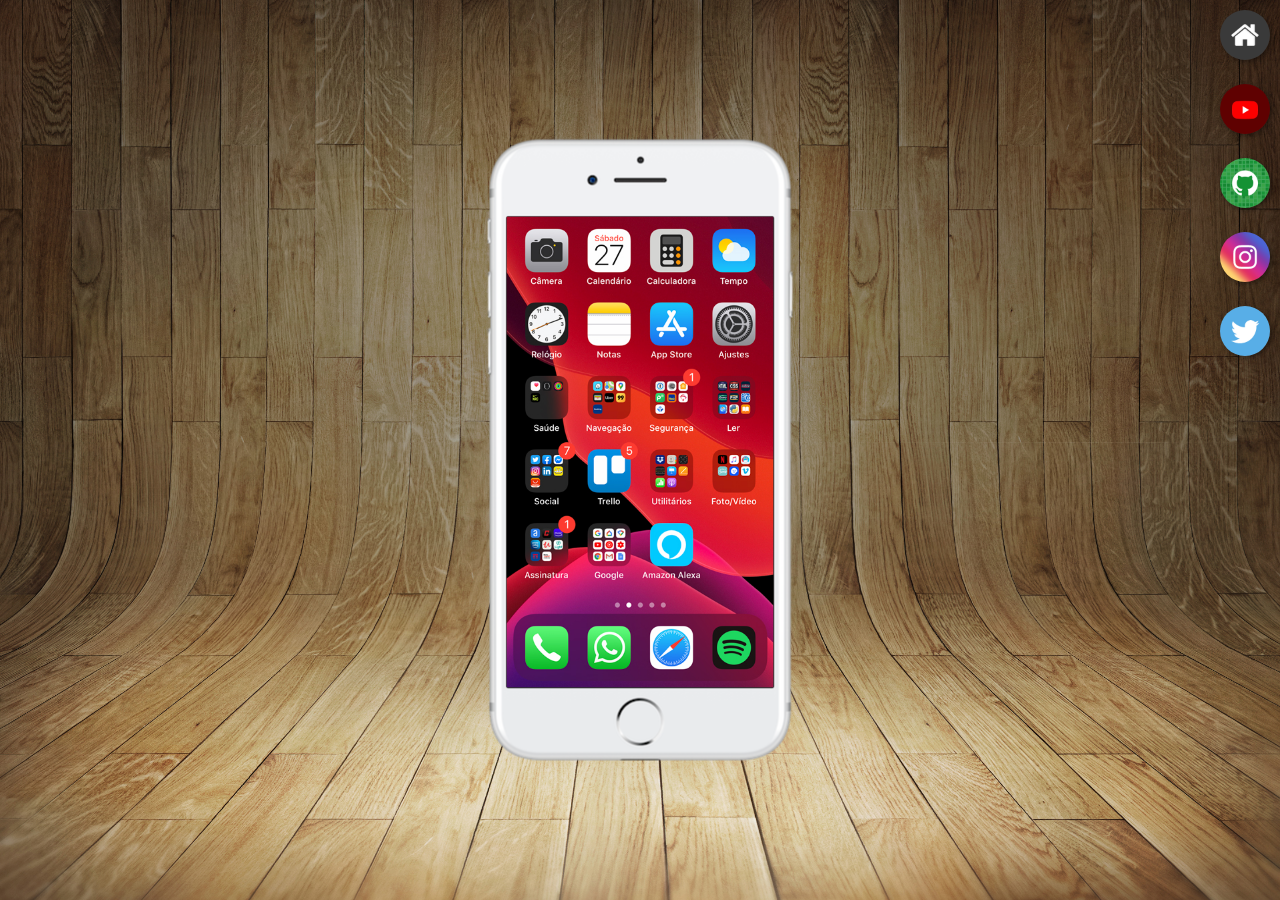
<file: index.html>
<!DOCTYPE html>
<html lang="pt-br">
<head>
    <meta charset="UTF-8">
    <meta name="viewport" content="width=device-width, initial-scale=1.0">
    <link rel="shortcut icon" href="favicon.ico" type="image/x-icon">

    <title>Projeto Redes Sociais</title>

    <link rel="stylesheet" href="estilos/style.css">
</head>
<body>
    <main>
        <section id="telefone">
            <iframe src="redes/home.html" name="tela" id="tela" frameborder="0"></iframe>
        </section>

        <section id="redes-sociais">
            <a href="redes/home.html" target="tela"><img src="imagens/logo-home.jpg" alt="Home"></a> <br>

            <a href="redes/youtube.html" target="tela"><img src="imagens/logo-youtube.jpg" alt="Youtube"></a> <br>

            <a href="redes/github.html" target="tela"><img src="imagens/logo-github.jpg" alt="GitHub"></a> <br>

            <a href="redes/instagram.html" target="tela"><img src="imagens/logo-instagram.jpg" alt="Instagram"></a> <br>

            <a href="redes/twitter.html" target="tela"><img src="imagens/logo-twitter.jpg" alt="Twitter"></a> <br>
        </section>
    </main>
</body>
</html>
</file>
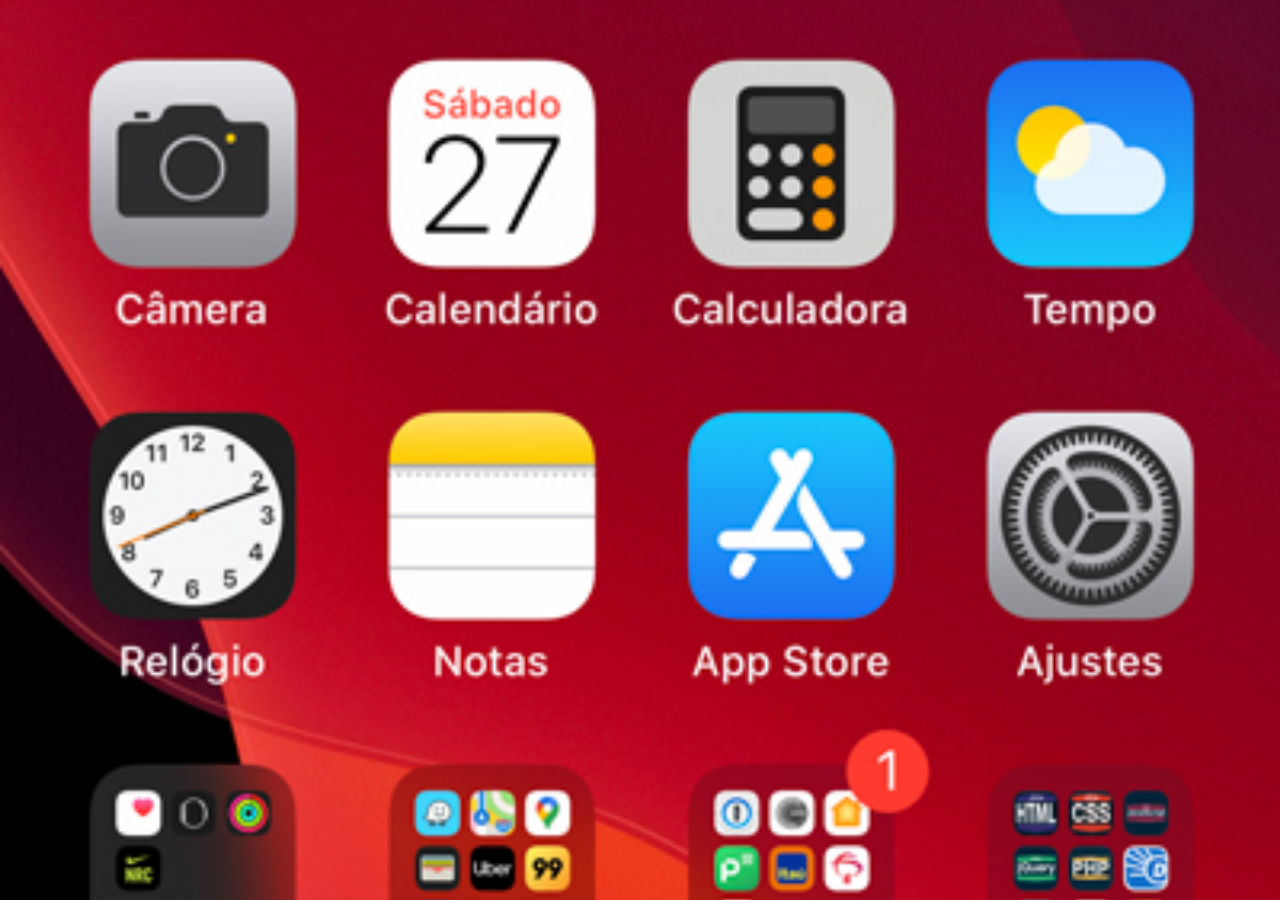
<file: home.html>
<!DOCTYPE html>
<html lang="pt-br">
<head>
    <meta charset="UTF-8">
    <meta name="viewport" content="width=device-width, initial-scale=1.0">
    <title>Home</title>
</head>
<style>
    * {
        margin: 0;
        padding: 0;
    }

    body {
        width: 100vw;
        height: 100vh;
        background: black url('imagens/tela-home.jpg') no-repeat top center;
        background-size: cover;
    }
</style>
<body>
    
</body>
</html>
</file>
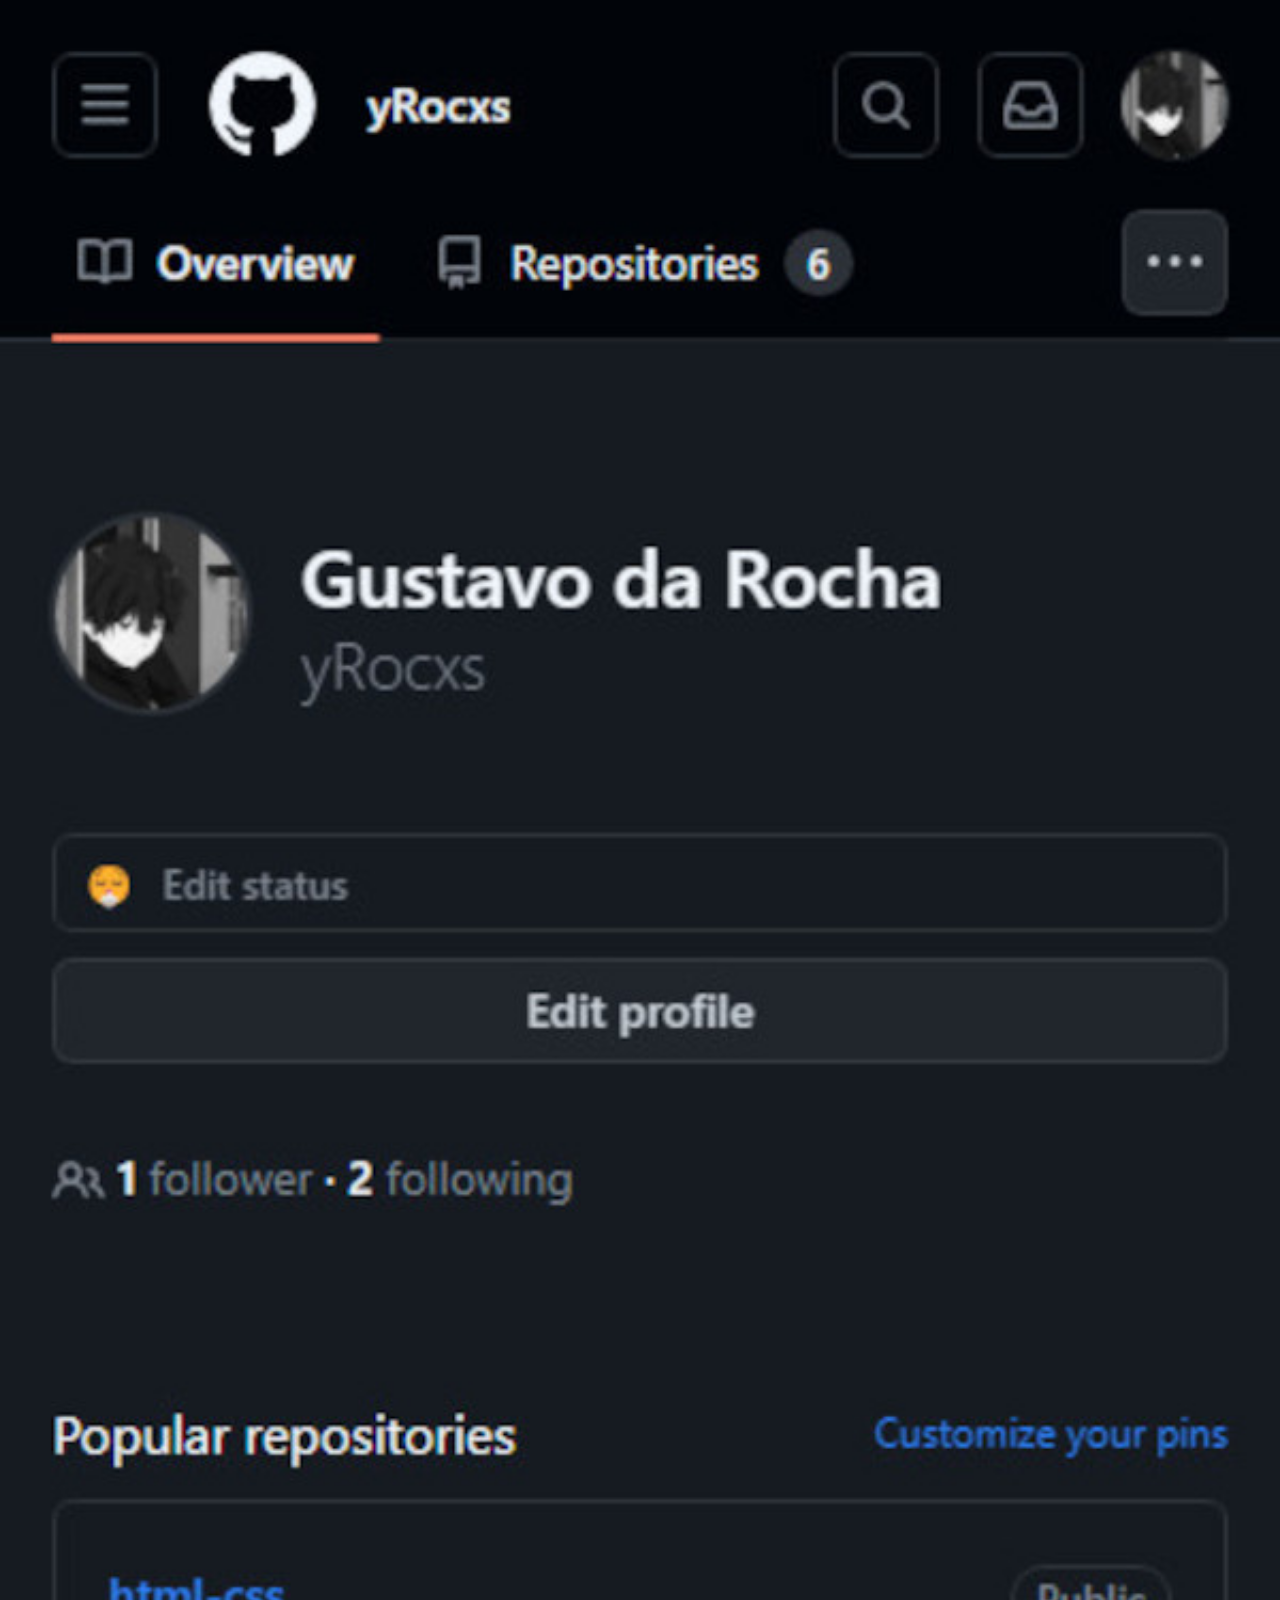
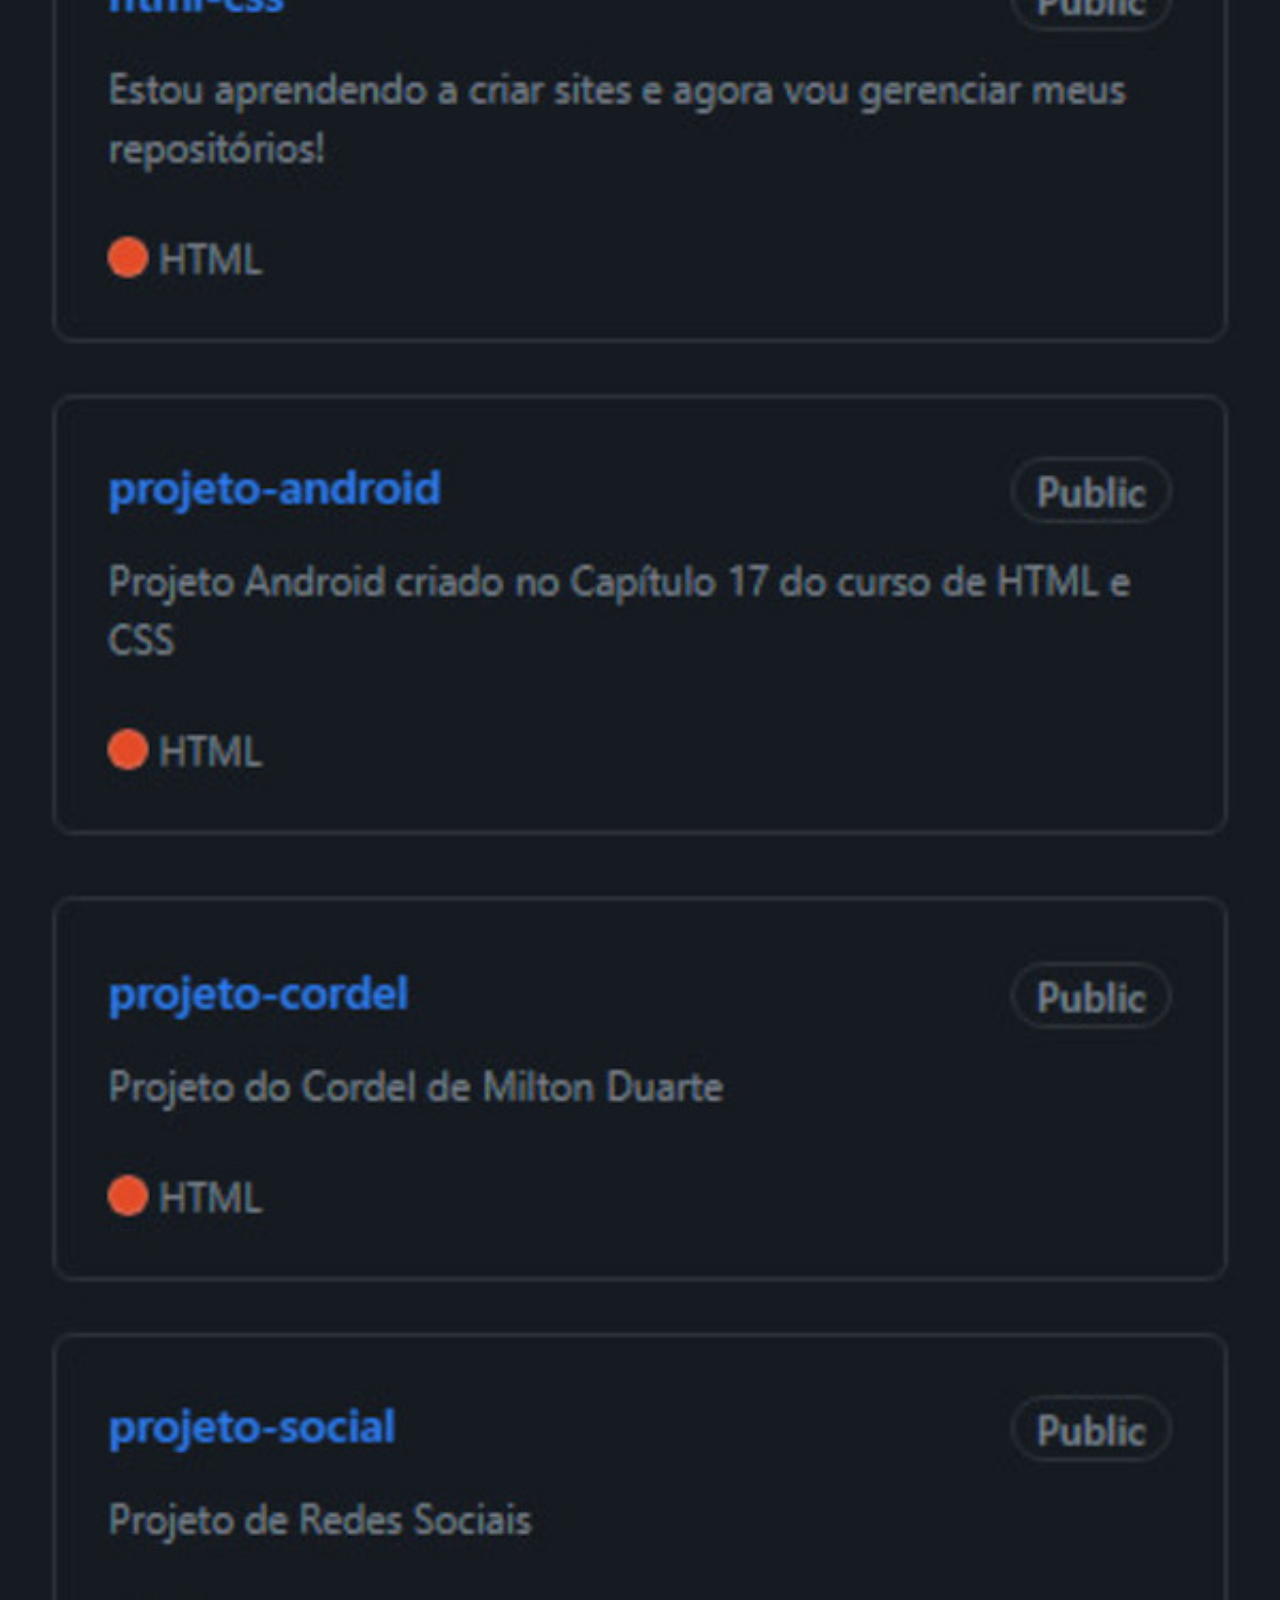
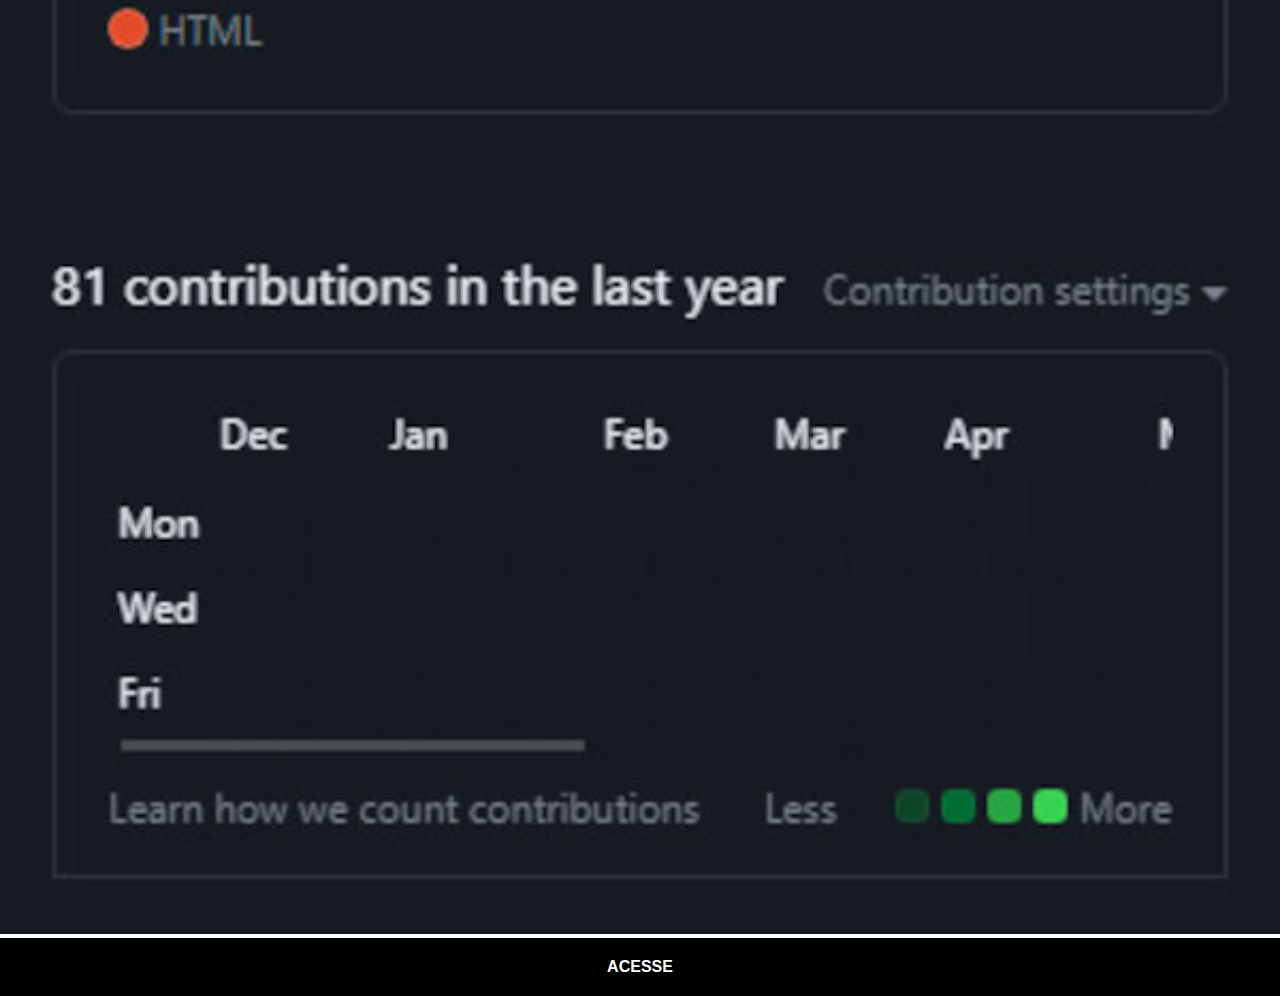
<file: redes/github.html>
<!DOCTYPE html>
<html lang="pt-br">
<head>
    <meta charset="UTF-8">
    <meta name="viewport" content="width=device-width, initial-scale=1.0">
    <title>GitHub</title>
    <link rel="stylesheet" href="../estilos/social.css">
</head>
<body>
    <img src="../imagens/tela-github.jpg" alt="GitHub">
    <a href="https://github.com/yRocxs" target="_blank">ACESSE</a>
</body>
</html>
</file>
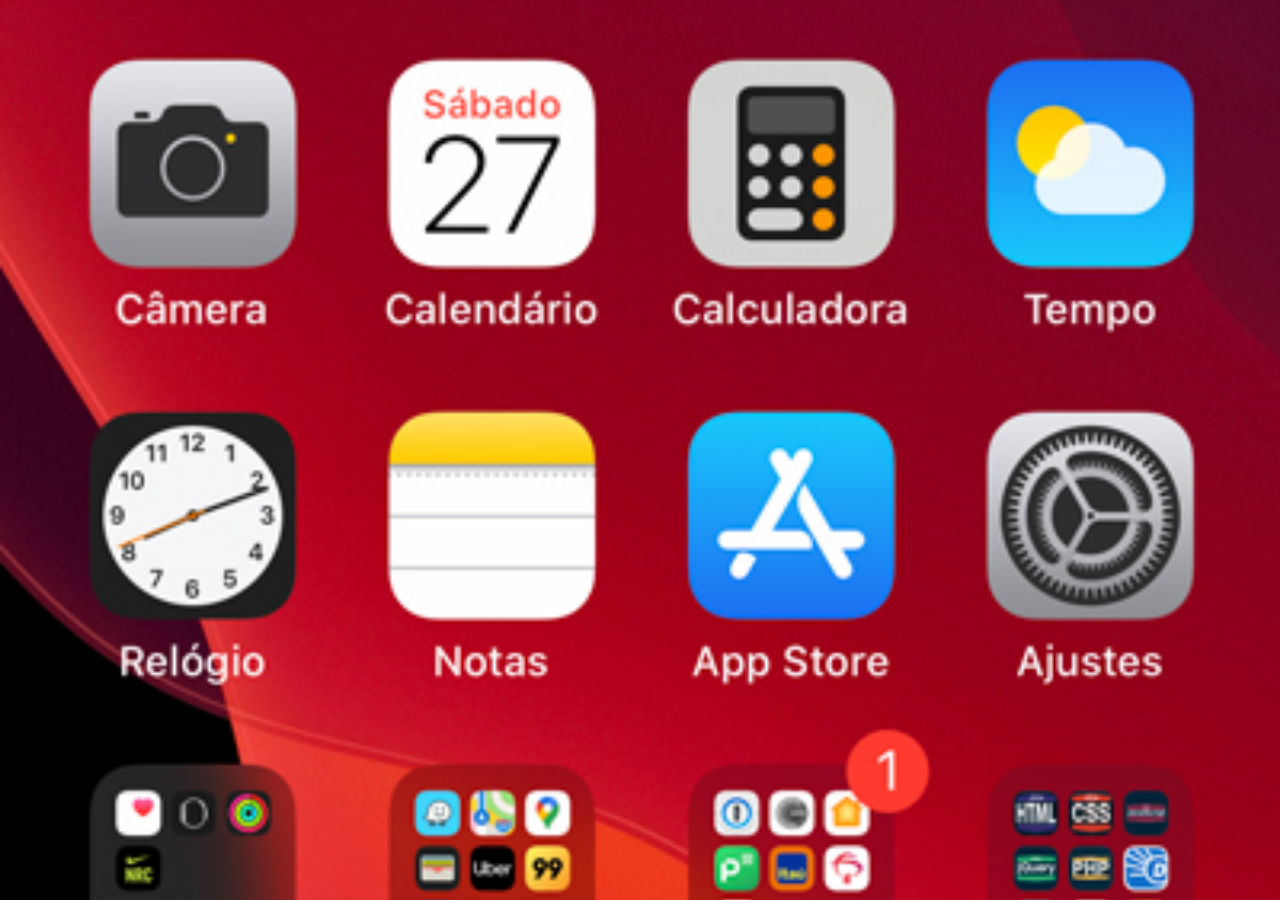
<file: redes/home.html>
<!DOCTYPE html>
<html lang="pt-br">
<head>
    <meta charset="UTF-8">
    <meta name="viewport" content="width=device-width, initial-scale=1.0">
    <title>Home</title>
</head>
<style>
    * {
        margin: 0;
        padding: 0;
    }

    body {
        width: 100vw;
        height: 100vh;
        background: black url('../imagens/tela-home.jpg') no-repeat top center;
        background-size: cover;
    }
</style>
<body>
    
</body>
</html>
</file>
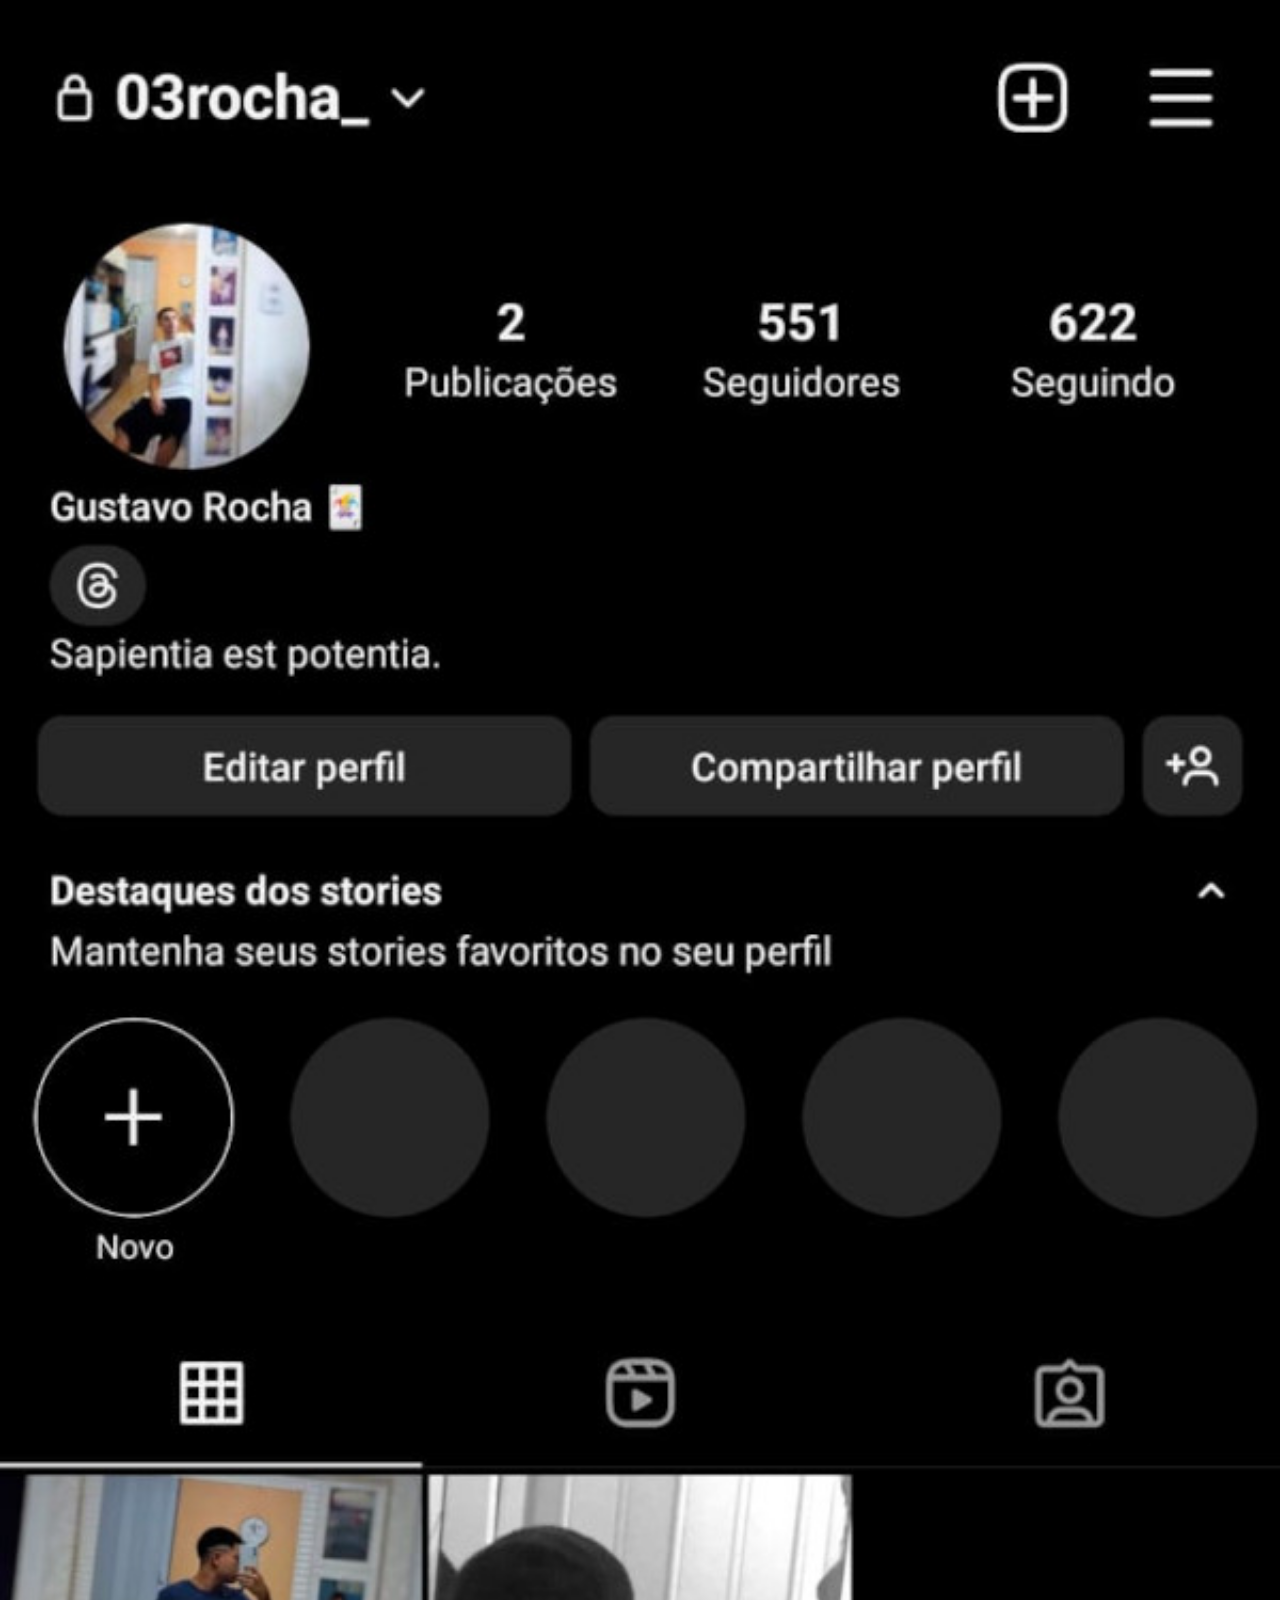
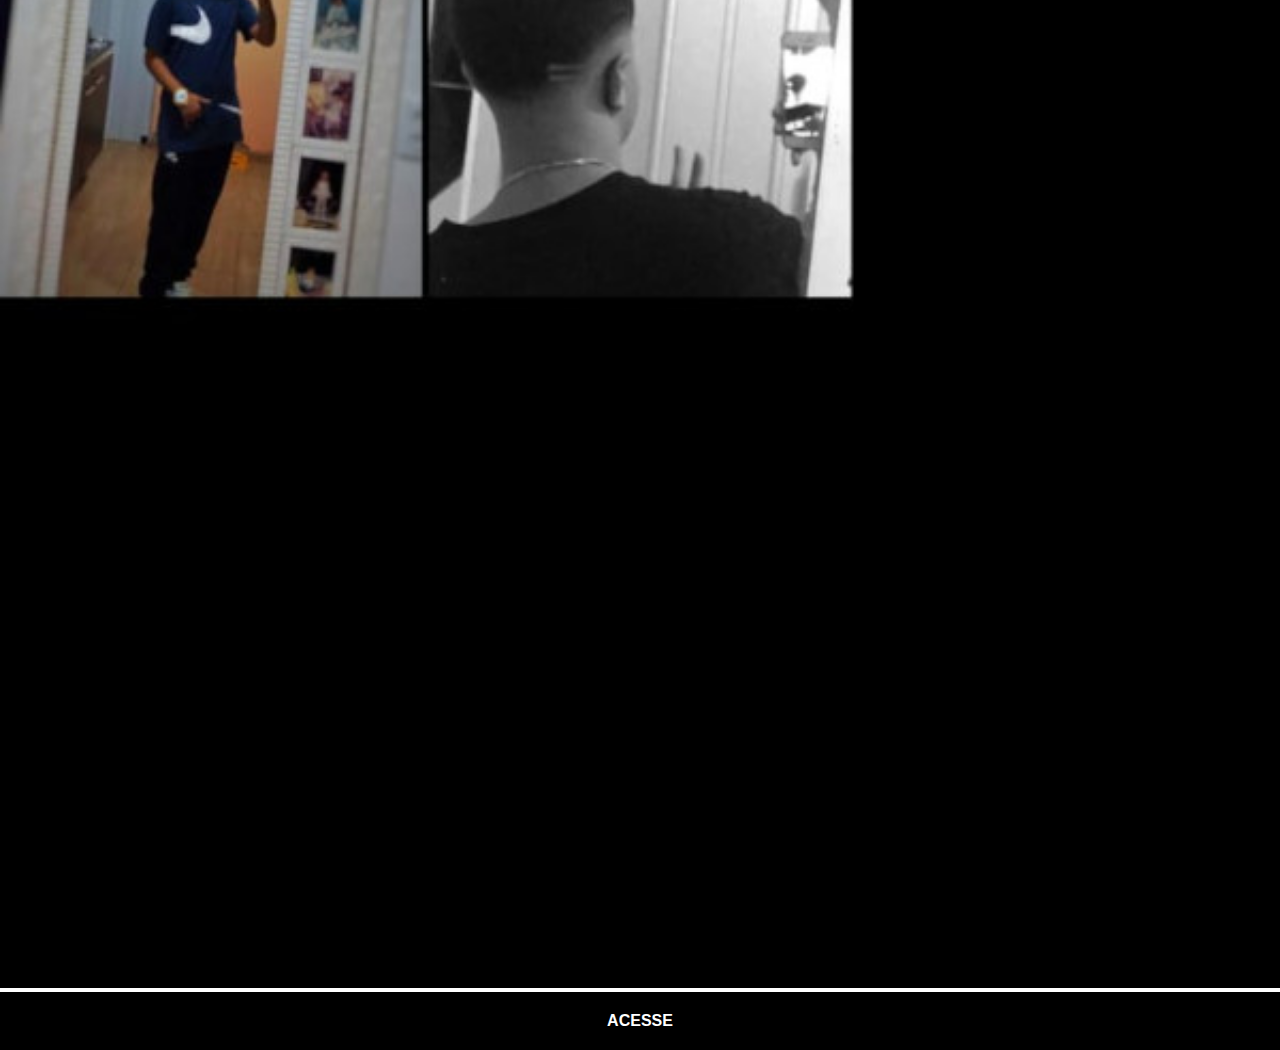
<file: redes/instagram.html>
<!DOCTYPE html>
<html lang="pt-br">
<head>
    <meta charset="UTF-8">
    <meta name="viewport" content="width=device-width, initial-scale=1.0">
    <title>Instagram</title>
    <link rel="stylesheet" href="../estilos/social.css">
</head>
<body>
    <img src="../imagens/tela-instagram.jpg" alt="Instagram">
    <a href="https://www.instagram.com/03rocha_/" target="_blank">ACESSE</a>
</body>
</html>
</file>
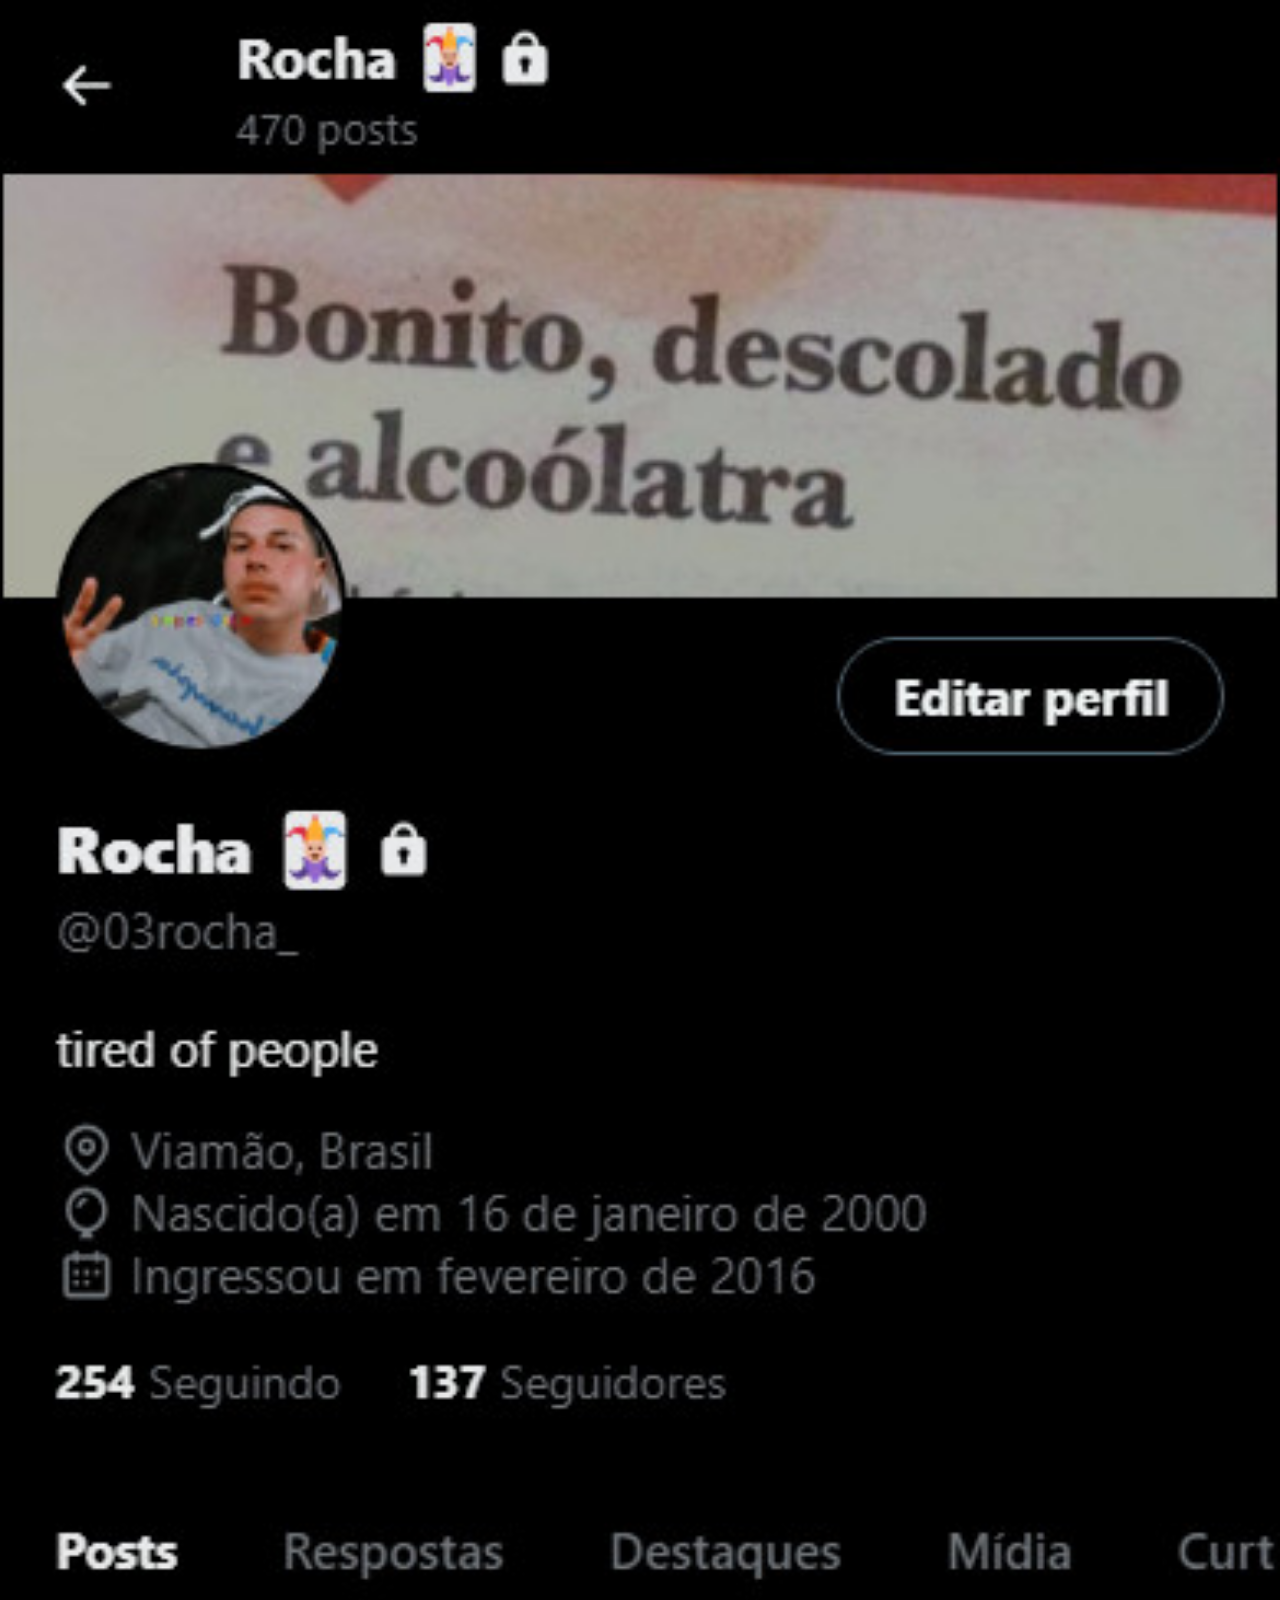
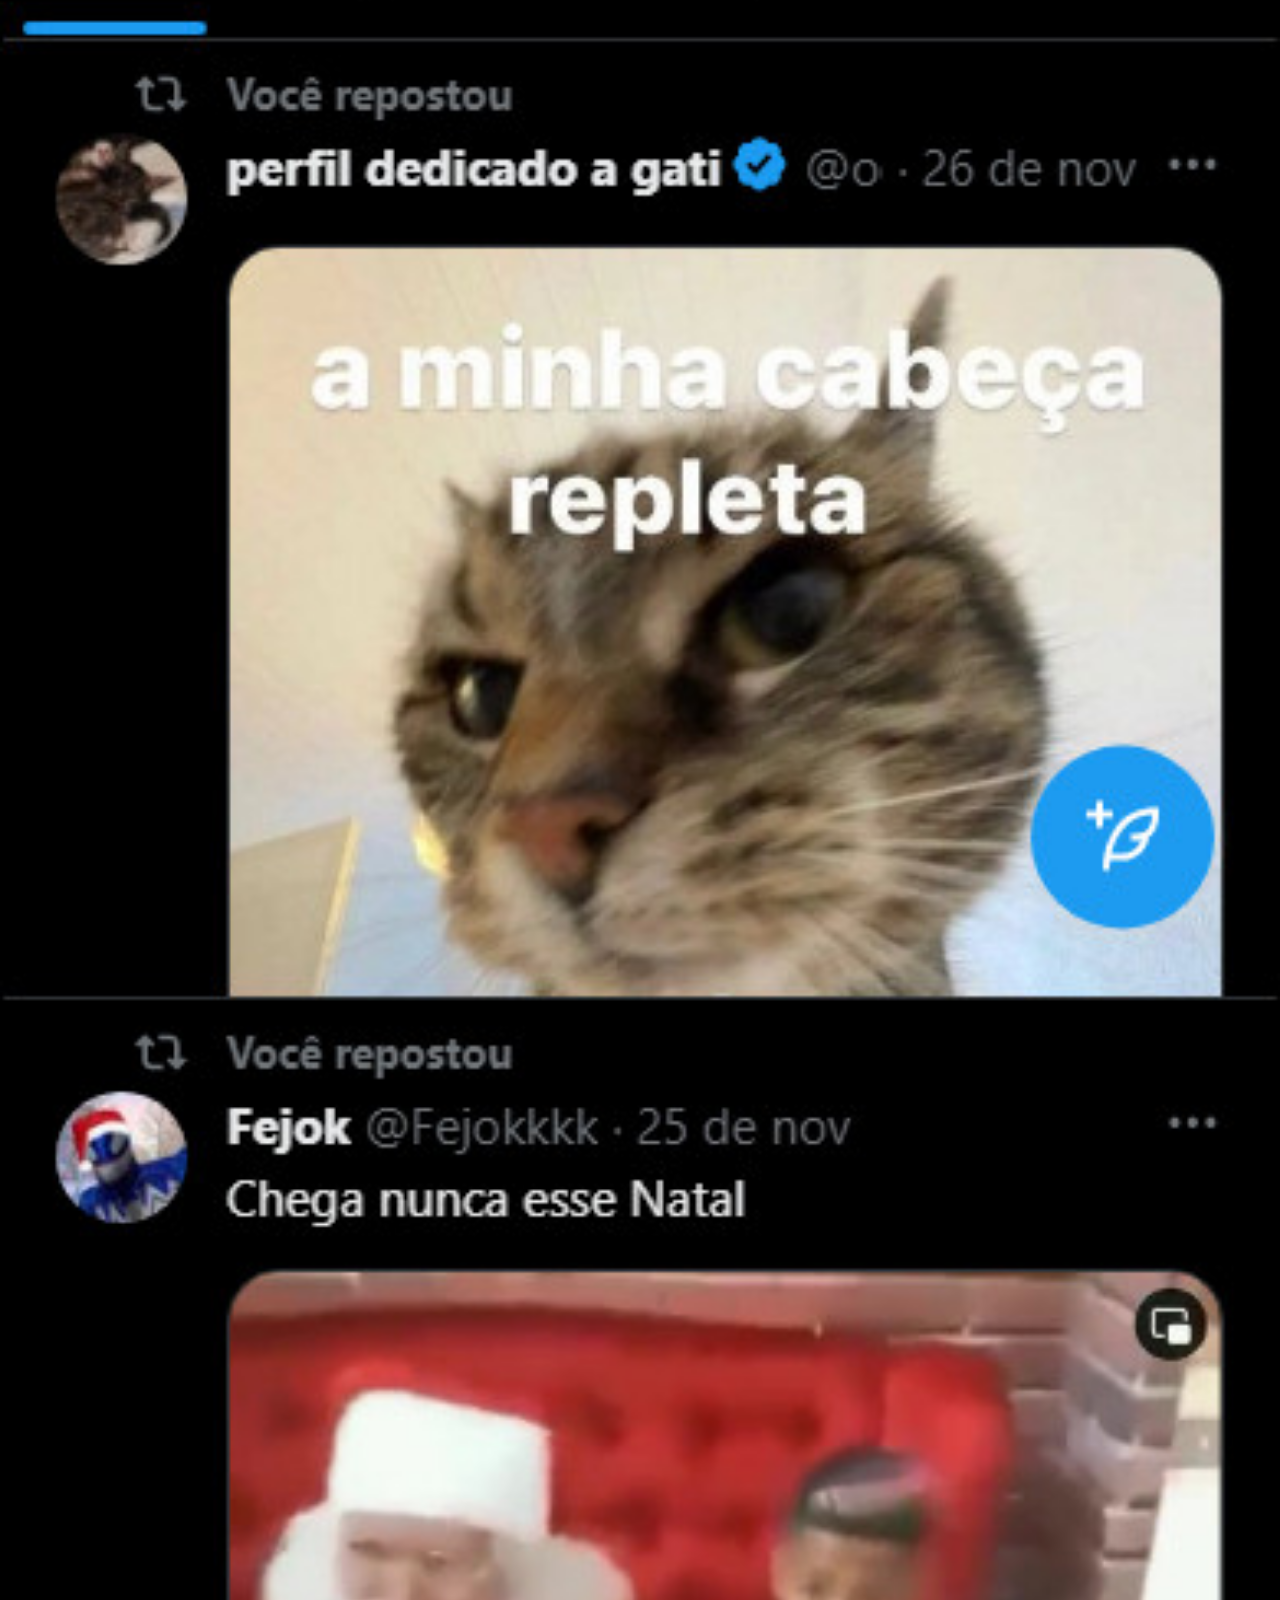
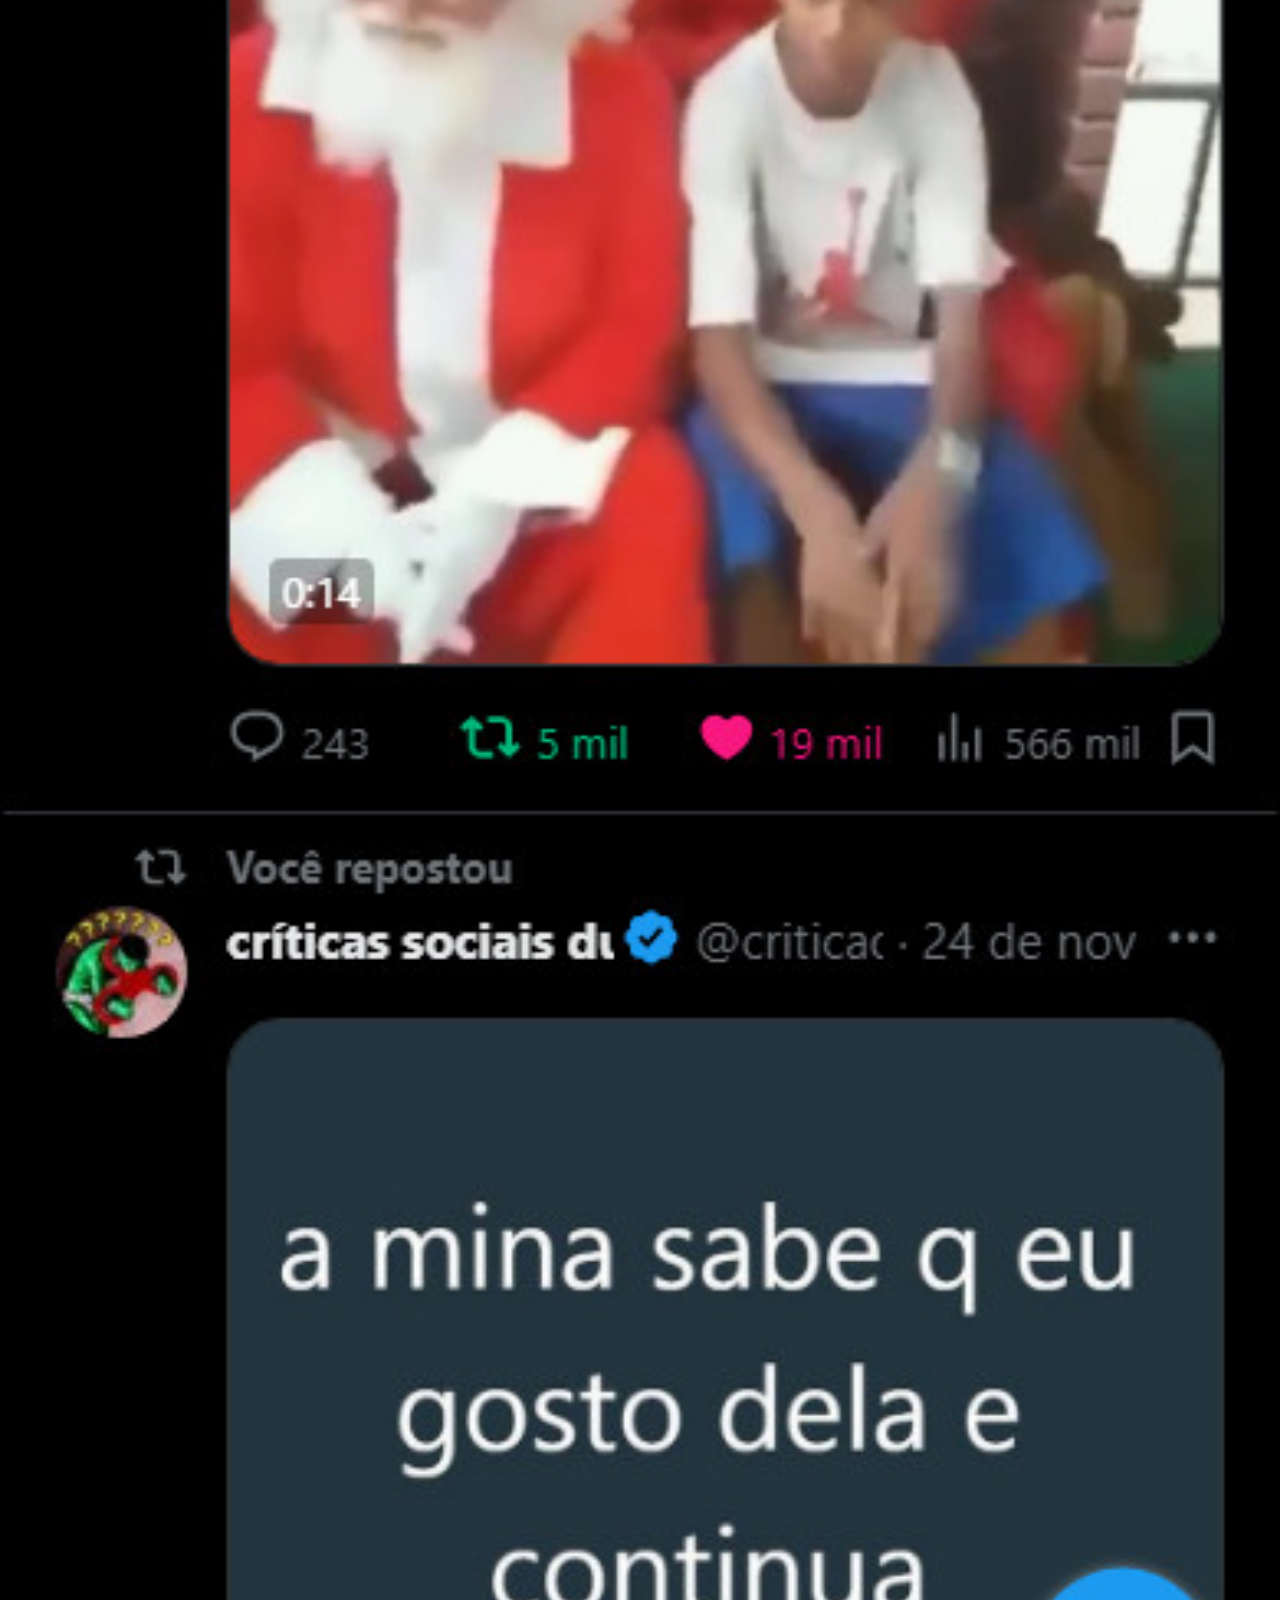
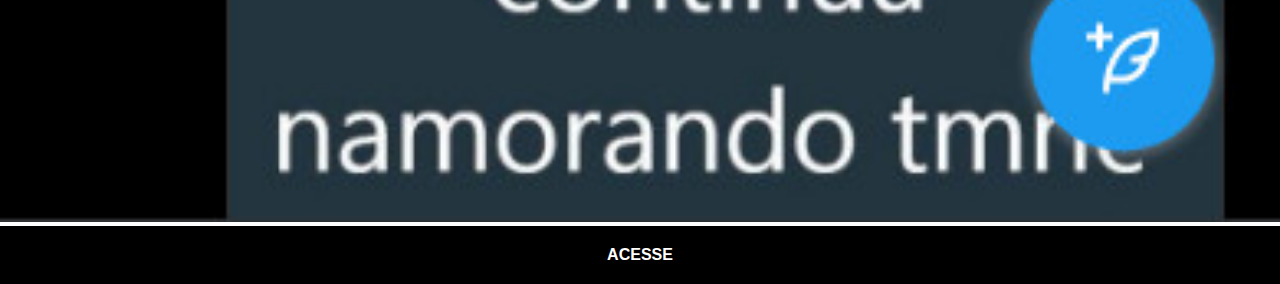
<file: redes/twitter.html>
<!DOCTYPE html>
<html lang="pt-br">
<head>
    <meta charset="UTF-8">
    <meta name="viewport" content="width=device-width, initial-scale=1.0">
    <title>Twitter</title>
    <link rel="stylesheet" href="../estilos/social.css">
</head>
<body>
    <img src="../imagens/tela-twitter.jpg" alt="Twitter">
    <a href="https://twitter.com/03rocha_" target="_blank">ACESSE</a>
</body>
</html>
</file>
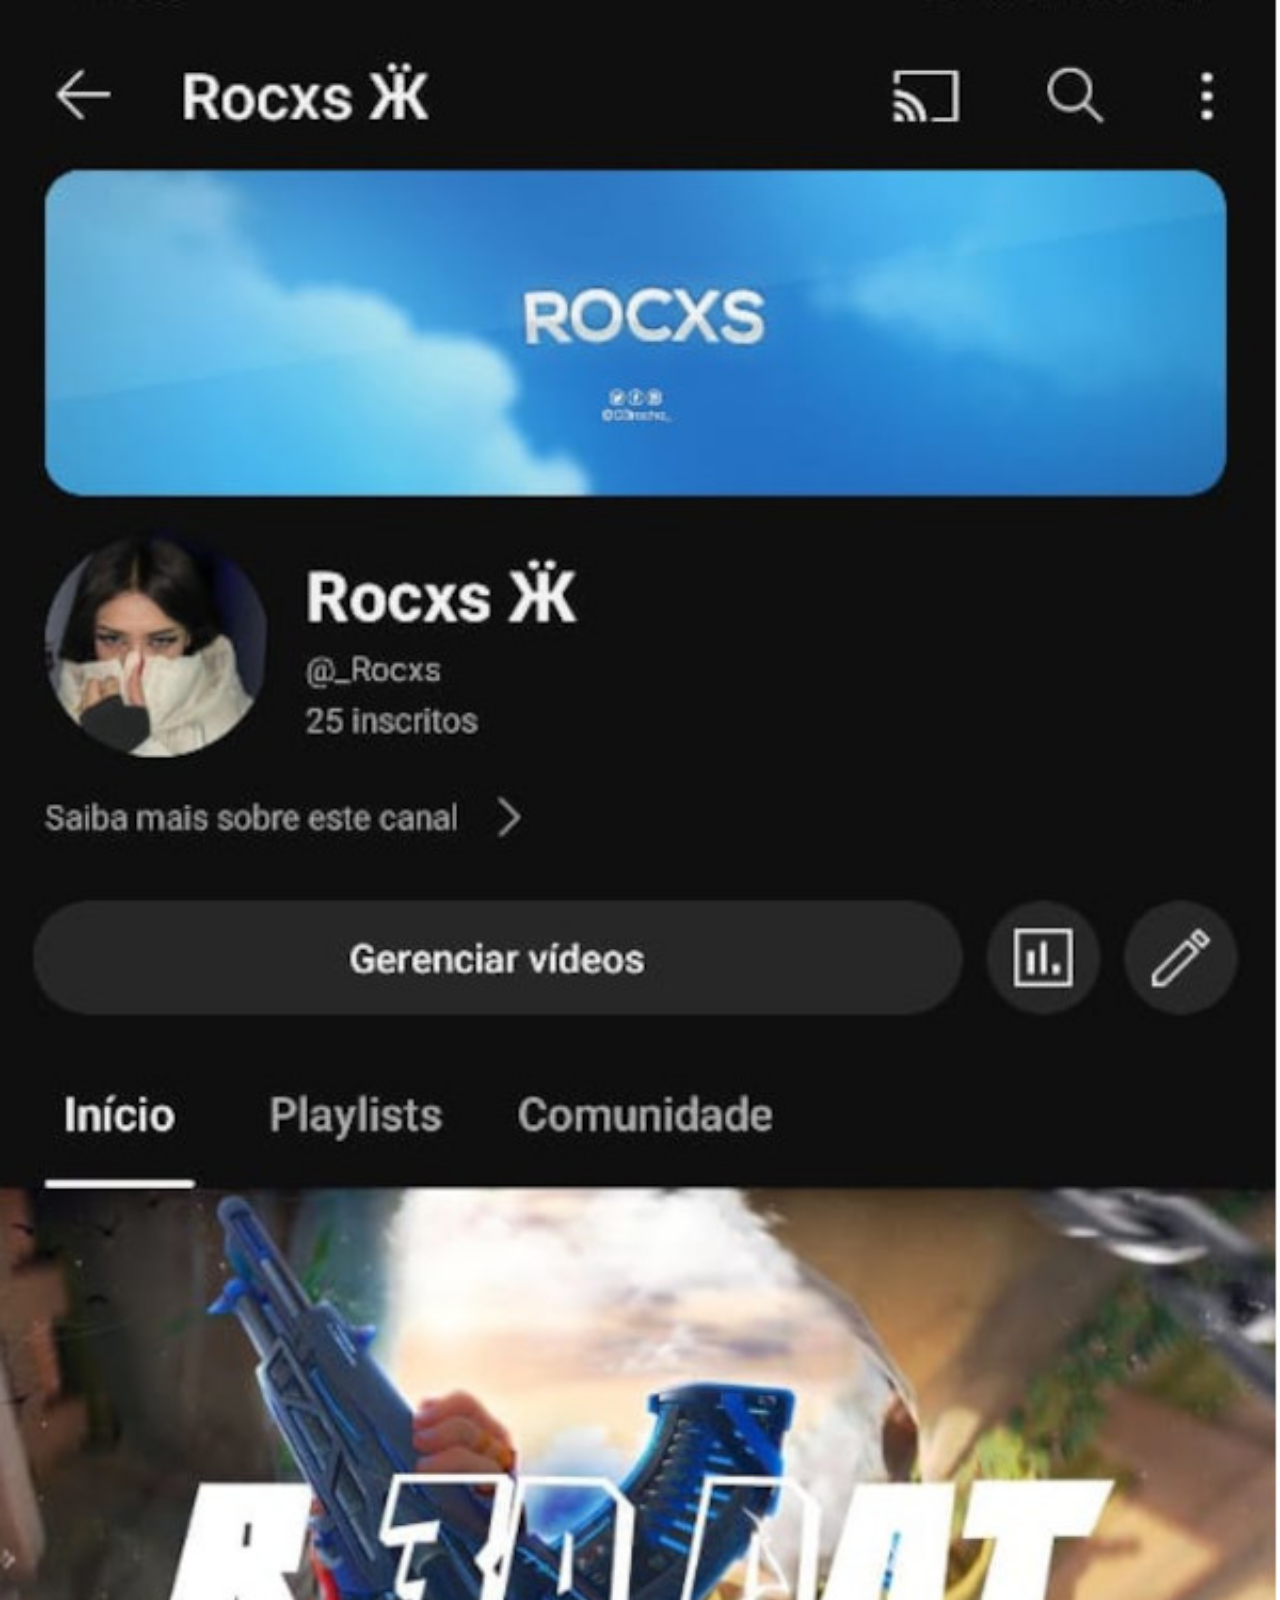
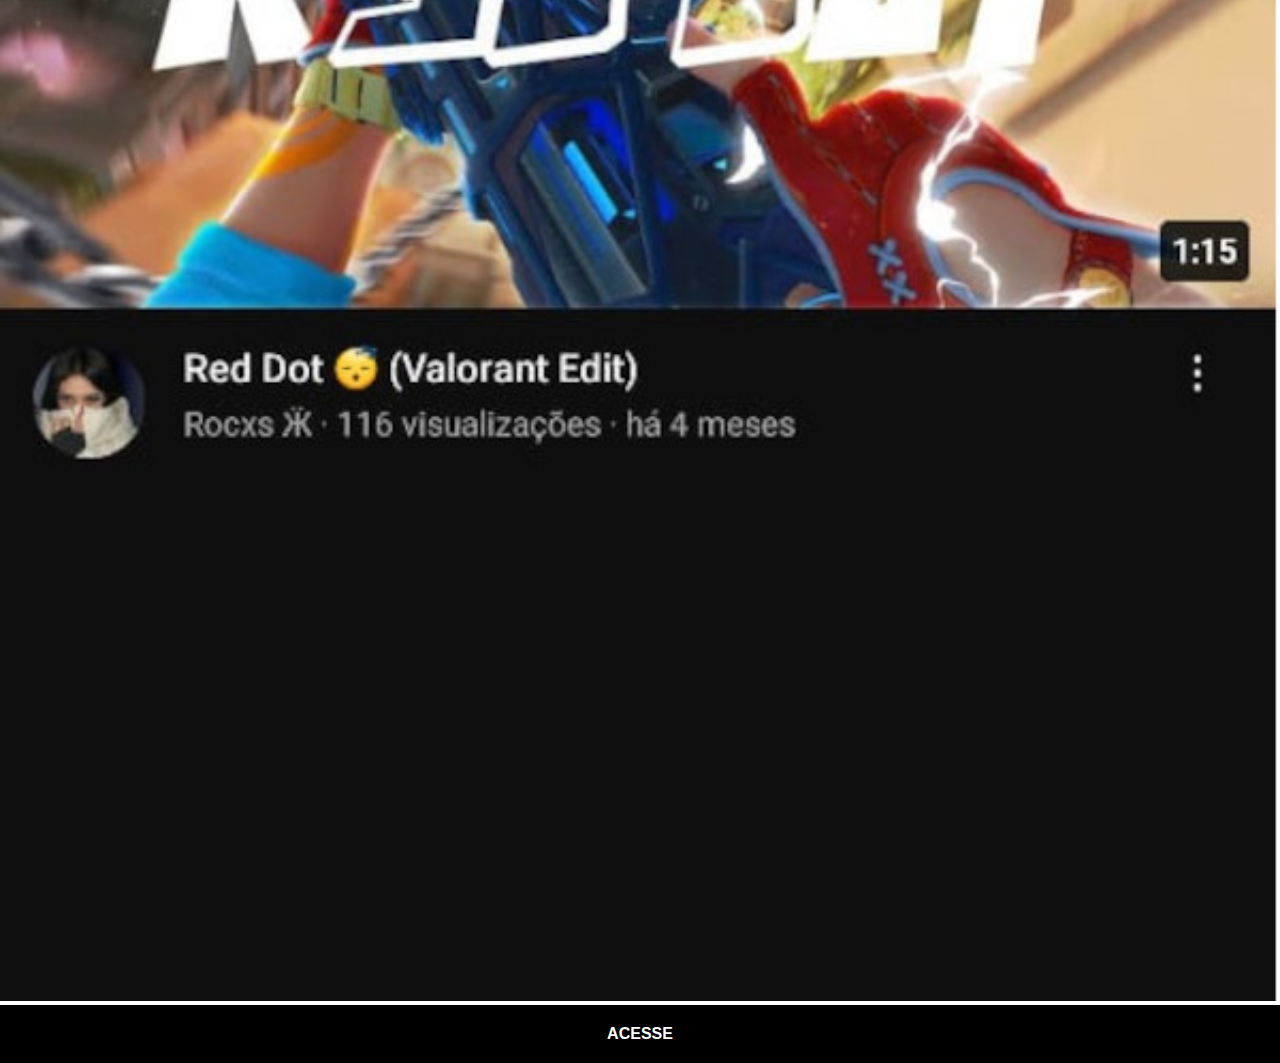
<file: redes/youtube.html>
<!DOCTYPE html>
<html lang="pt-br">
<head>
    <meta charset="UTF-8">
    <meta name="viewport" content="width=device-width, initial-scale=1.0">
    <title>YouTube</title>
    <link rel="stylesheet" href="../estilos/social.css">
</head>
<body>
    <img src="../imagens/tela-youtube.jpg" alt="YouTube">
    <a href="https://www.youtube.com/channel/UCWfAMeahm4dS4JW7RHfnavg" target="_blank">ACESSE</a>
</body>
</html>
</file>
<file: estilos/style.css>
@charset "UTF-8";

* {
    margin: 0;
    padding: 0;
    font-family: Arial, Helvetica, sans-serif;
}

html, body {
    height: 100vh;
    width: 100vw;
    background: url('../imagens/fundo-madeira.jpg') no-repeat top center;
    background-size: cover;
    background-attachment: fixed;
}

main {
    position: relative;
    height: 100vh;
    position: relative;
}

section#telefone {
    position: absolute;
    top: 50%;
    left: 50%;
    transform: translate(-50%, -50%);


    height: 627px;
    width: 311px;
    background: url('../imagens/frame-iphone.png') no-repeat;
}

iframe#tela {
    position: relative;
    top: 80px;
    left: 22px;

    width: 267px;
    height: 471px;
}

section#redes-sociais {
    text-align: right;
}

section#redes-sociais img {
    width: 50px;
    margin: 10px;
    border-radius: 50%;
    box-shadow: 2px 2px 5px rgba(0, 0, 0, 0.400);
    box-sizing: border-box;
}

section#redes-sociais img:hover {
    border: 2px solid rgba(255, 255, 255, 0.637);
    transform: translate(-3px, -3px);
    box-shadow: 5px 5px 10px rgba(0, 0, 0, 0.623);
    transition: transform .4s, border .6s;
}
</file>
<file: estilos/social.css>
@charset "UTF-8";

* {
    margin: 0;
    padding: 0;
    font-family: Arial, Helvetica, sans-serif;
}

::-webkit-scrollbar {
    width: 0px;
    height: 0px;
}

img {
    width: 100vw;

}

a {
    display: block;
    background-color: rgb(0, 0, 0);
    color: white;
    padding: 20px;
    text-align: center;
    font-weight: bolder;
    text-decoration: none;
}

a:hover {
    background-color: rgba(0, 0, 0, 0.192);
}
</file>
